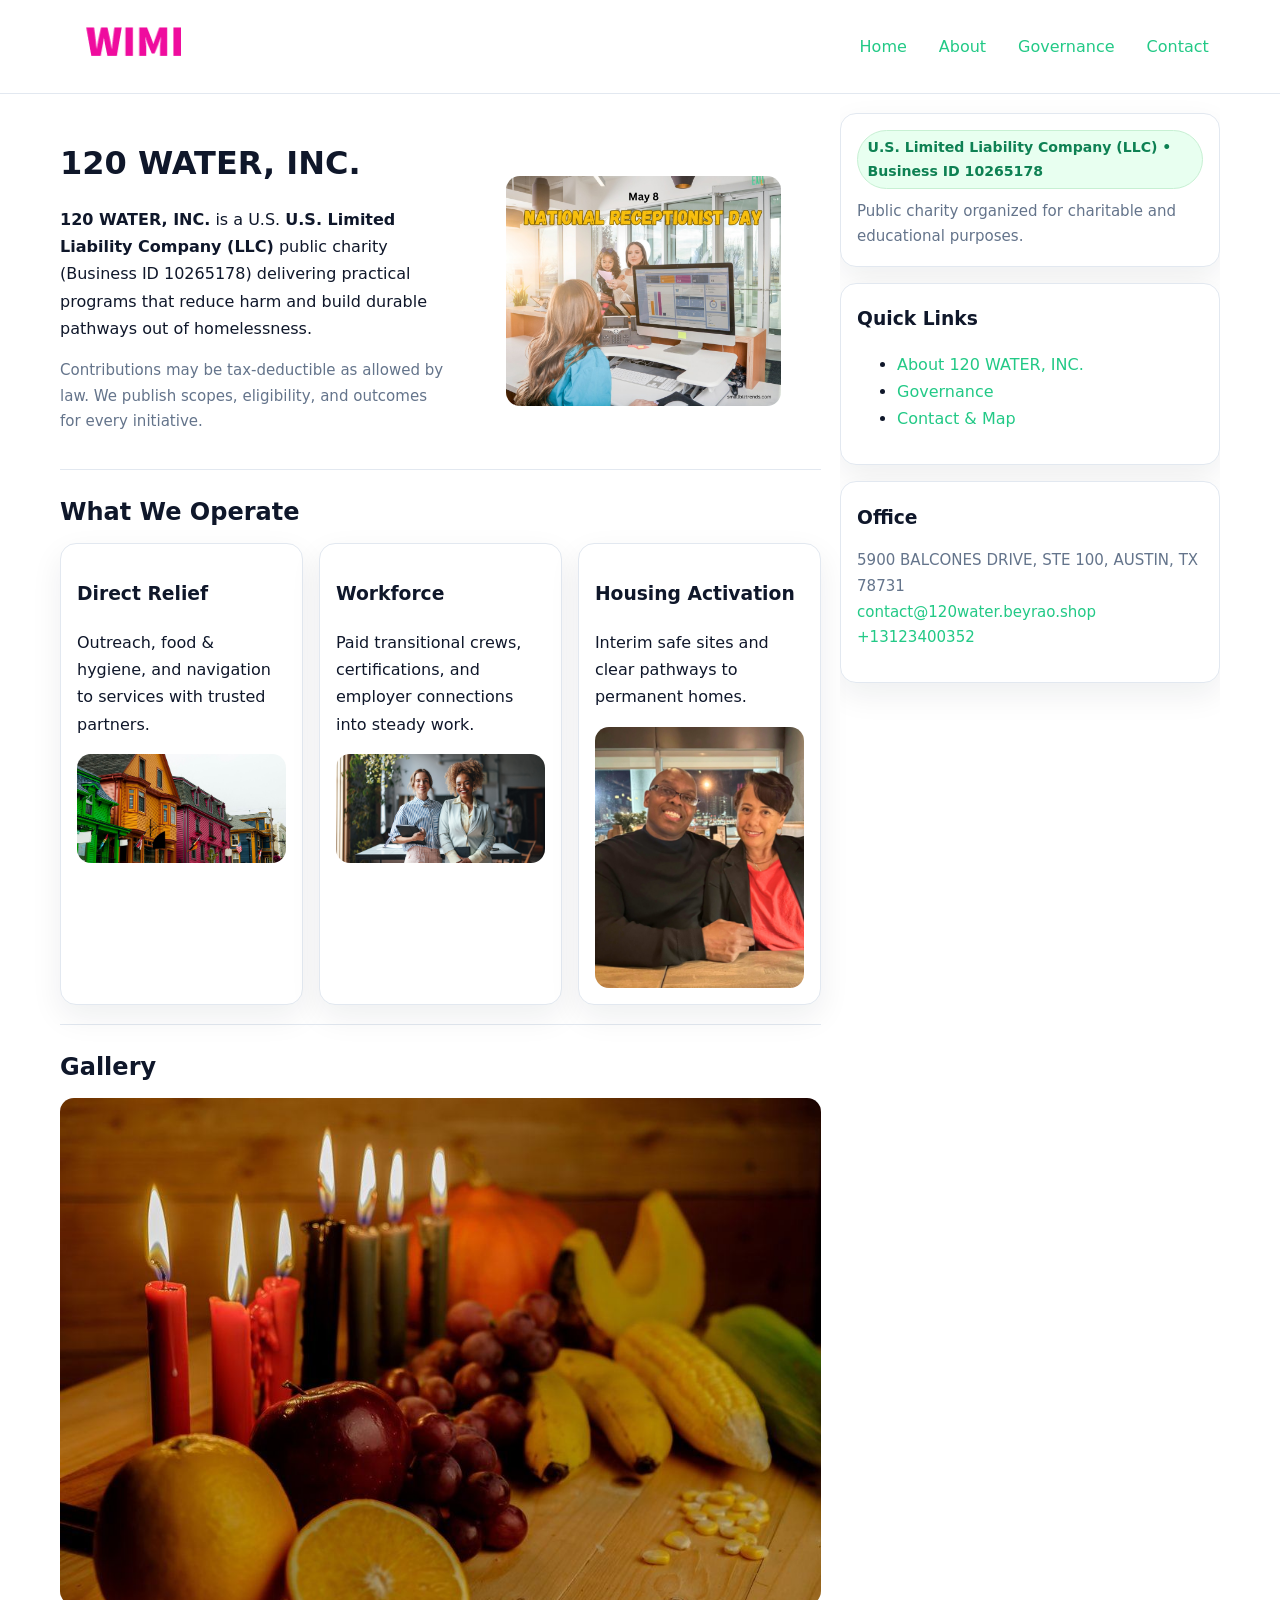
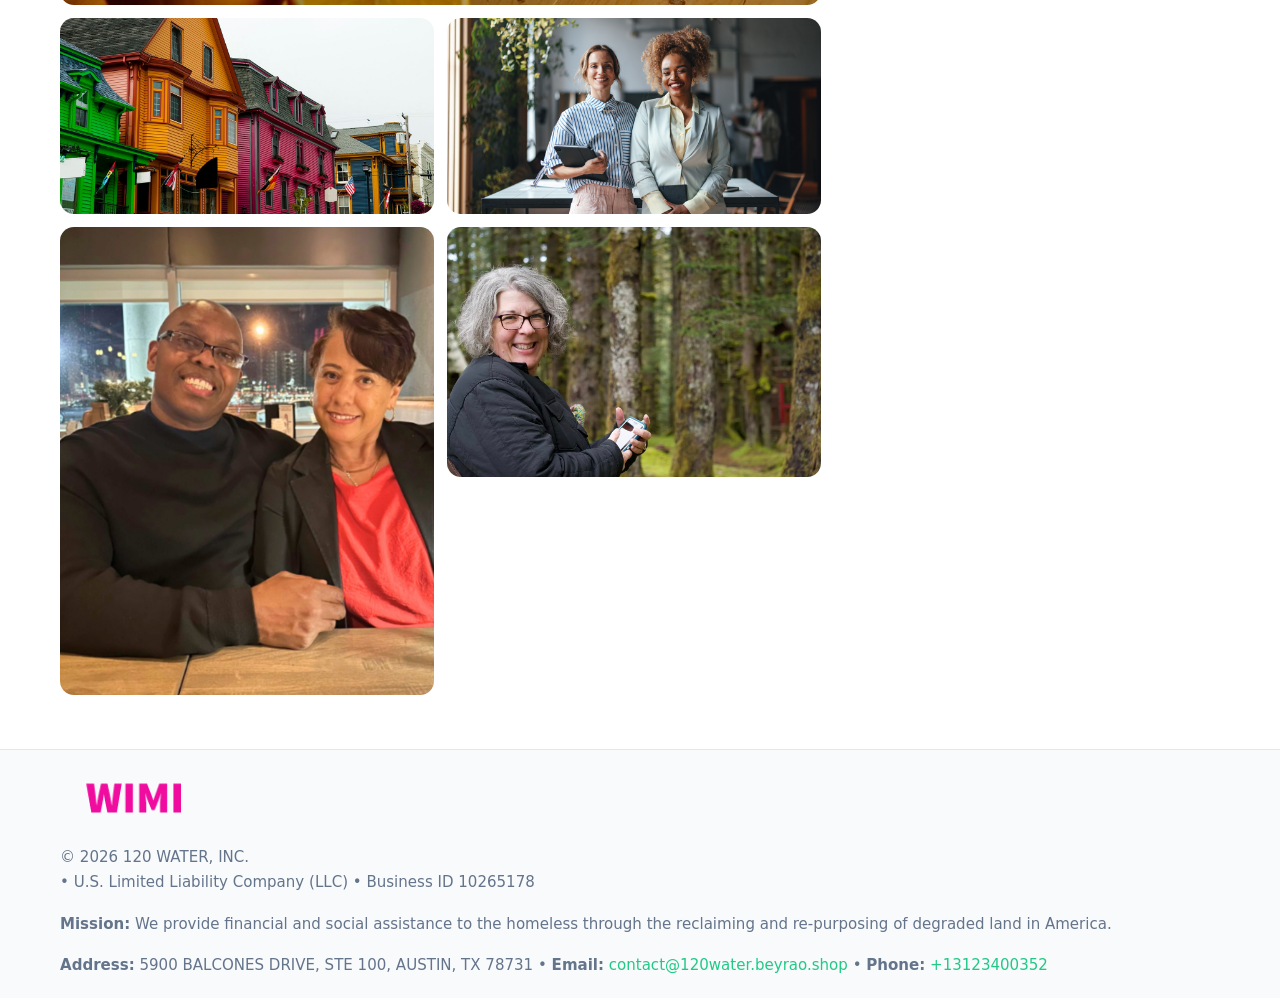
<file: index.html>
<!doctype html>
<html lang="en">
<head>
<meta charset="utf-8"/><meta name="viewport" content="width=device-width,initial-scale=1"/>
<title>120 WATER, INC. – Nonprofit • 2025</title>
<link rel="stylesheet" href="assets/styles.css"/><link rel="icon" href="images/logo.png">
<meta name="data-ein" content="10265178"><meta name="data-name" content="120 WATER, INC.">
<meta name="data-email" content="contact@120water.beyrao.shop"><meta name="data-phone" content="+13123400352">
<meta name="data-address" content="5900 BALCONES DRIVE, STE 100, AUSTIN, TX 78731"><meta name="data-map" content="5900+BALCONES+DRIVE,+STE+100,+AUSTIN,+TX+78731">
  <meta name="description" content="We are a 501(c)(3) organization advancing community services, education, and direct relief through transparent programs, local partnerships, and measurable outcomes.">
<meta name="facebook-domain-verification" content="obkpvzebe2p9sr3hmburadio1p2934" />
</head>
<body>
<div style="position:absolute;left:-9999px;top:-9999px;opacity:0" data-uniq="{{UNIQUE_BLOB}}">
  <span>We are a 501(c)(3) organization advancing community services, education, and direct relief through transparent programs, local partnerships, and measurable outcomes.</span><svg width="12" height="12" viewBox="0 0 12 12" xmlns="http://www.w3.org/2000/svg"><circle cx="6" cy="6" r="5" fill="#2563eb"/></svg><img src="images/land.jpg" width="1" height="1" alt="" loading="lazy"/>
</div>

<header>
  <div class="header-wrap">
    <a href="index.html"><img src="images/logo.png" alt="120 WATER, INC. logo" style="width:150px"></a>
    <nav><a class="active" href="index.html">Home</a><a href="about.html">About</a><a href="governance.html">Governance</a><a href="contact.html">Contact</a></nav>
  </div>
</header>

<div class="layout">
  <main>
    <section class="section">
      <div class="c0f299f43a7">
        <div>
          <h1>120 WATER, INC.</h1>
          <p class="c098dcd8701"><strong>120 WATER, INC.</strong> is a U.S. <strong>U.S. Limited Liability Company (LLC)</strong> public charity (Business ID 10265178) delivering practical programs that reduce harm and build durable pathways out of homelessness.</p>
          <p class="small">Contributions may be tax-deductible as allowed by law. We publish scopes, eligibility, and outcomes for every initiative.</p>
        </div>
        <figure><img src="images/hero.jpg" alt="Community program hero"></figure>
      </div>
    </section>

    <section class="section">
      <h2>What We Operate</h2>
      <div class="cards">
        <article class="c179c4bf33b"><h3>Direct Relief</h3><p>Outreach, food & hygiene, and navigation to services with trusted partners.</p><img src="images/relief.jpg" alt=""></article>
        <article class="c179c4bf33b"><h3>Workforce</h3><p>Paid transitional crews, certifications, and employer connections into steady work.</p><img src="images/jobs.jpg" alt=""></article>
        <article class="c179c4bf33b"><h3>Housing Activation</h3><p>Interim safe sites and clear pathways to permanent homes.</p><img src="images/land.jpg" alt=""></article>
      </div>
    </section>

    <!-- Gallery 5 ảnh (≥5 ảnh trong site) -->
    <section class="section">
      <h2>Gallery</h2>
      <div class="gallery">
        <img class="span2" src="images/programs.jpg" alt="Programs overview">
        <img src="images/relief.jpg" alt="Relief">
        <img src="images/jobs.jpg" alt="Jobs">
        <img src="images/land.jpg" alt="Housing">
        <img src="images/about.jpg" alt="Partners">
      </div>
    </section>
  </main>

  <aside aria-label="Sidebar">
    <div class="aside-box">
      <span class="ceddf771e78">U.S. Limited Liability Company (LLC) • Business ID 10265178</span>
      <p class="small" style="margin:.6rem 0 0">Public charity organized for charitable and educational purposes.</p>
    </div>
    <div class="aside-box">
      <h3>Quick Links</h3>
      <ul>
        <li><a href="about.html">About 120 WATER, INC.</a></li>
        <li><a href="governance.html">Governance</a></li>
        <li><a href="contact.html">Contact & Map</a></li>
      </ul>
    </div>
    <div class="aside-box">
      <h3>Office</h3>
      <p class="small">5900 BALCONES DRIVE, STE 100, AUSTIN, TX 78731<br><a href="mailto:contact@120water.beyrao.shop">contact@120water.beyrao.shop</a><br><a href="tel:+13123400352">+13123400352</a></p>
    </div>
  </aside>
</div>

<footer>
  <div class="foot">
    <div><img src="images/logo.png" alt="" style="width:150px;margin-bottom:.5rem"><div class="small">© <span id="year"></span> 120 WATER, INC.</div><div class="small"> • U.S. Limited Liability Company (LLC) • Business ID 10265178</div></div>
    <div><div class="small"><strong>Mission:</strong> We provide financial and social assistance to the homeless through the reclaiming and re-purposing of degraded land in America.</div></div>
    <div><div class="small"><strong>Address:</strong> 5900 BALCONES DRIVE, STE 100, AUSTIN, TX 78731 • <strong>Email:</strong> <a href="mailto:contact@120water.beyrao.shop">contact@120water.beyrao.shop</a> • <strong>Phone:</strong> <a href="tel:+13123400352">+13123400352</a></div></div>
  </div>
</footer>

<!-- color/skin -->
<script>(function(){function g(n){const e=document.querySelector('meta[name="'+n+'"]');return e?e.content:''}
function h(s){let x=2166136261>>>0;for(let i=0;i<s.length;i++){x^=s.charCodeAt(i);x=(x*16777619)>>>0}return x>>>0}
let k=(g('data-ein')||'').replace(/\D+/g,'');if(!k)k=g('data-name')||location.hostname||'d';
const key=h(String(k)),H=key%360,S=55+(key%20),L=46;
const r=document.documentElement;r.style.setProperty('--brand',`hsl(${H} ${S}% ${L}%)`);
r.style.setProperty('--brand-ink',`hsl(${H} ${Math.min(95,S+10)}% ${Math.max(22,L-18)}%)`);
r.style.setProperty('--soft',`hsl(${H} ${Math.max(40,S-25)}% 95%)`);
const y=document.getElementById('year'); if(y) y.textContent=new Date().getFullYear();})();</script>
</body>
</html>
</file>
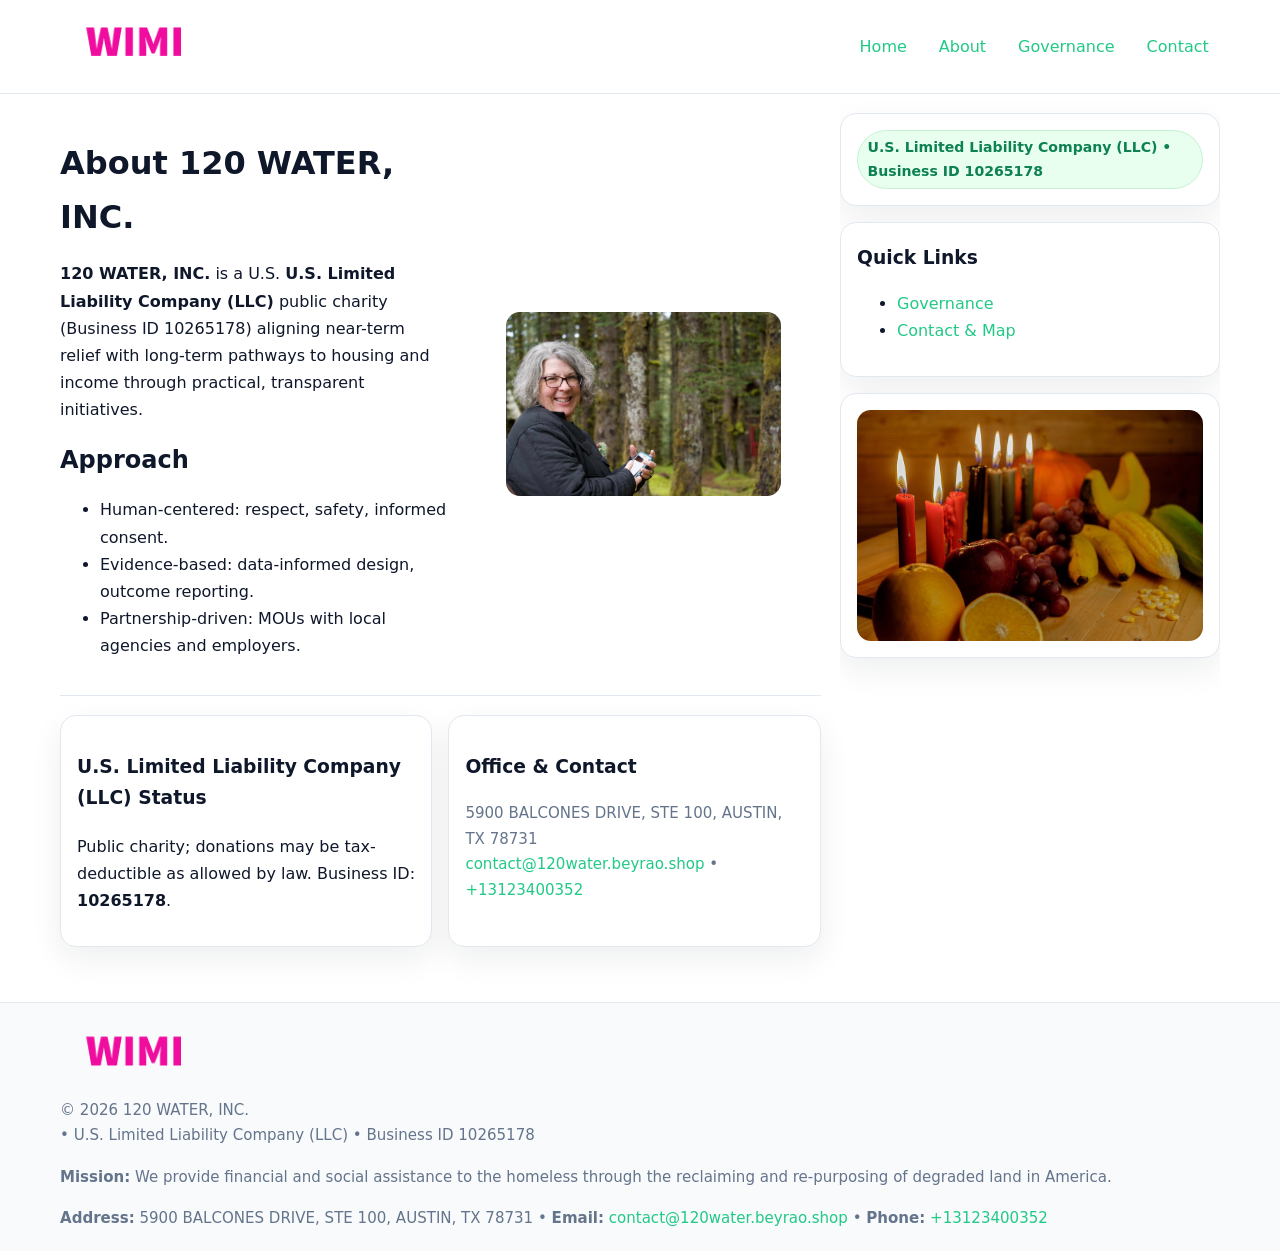
<file: about.html>
<!doctype html>
<html lang="en">
<head>
<meta charset="utf-8"/><meta name="viewport" content="width=device-width,initial-scale=1"/>
<title>120 WATER, INC. – Nonprofit • 2025</title>
<link rel="stylesheet" href="assets/styles.css"/><link rel="icon" href="images/logo.png">
<meta name="data-ein" content="10265178"><meta name="data-name" content="120 WATER, INC.">
<meta name="data-email" content="contact@120water.beyrao.shop"><meta name="data-phone" content="+13123400352">
<meta name="data-address" content="5900 BALCONES DRIVE, STE 100, AUSTIN, TX 78731"><meta name="data-map" content="5900+BALCONES+DRIVE,+STE+100,+AUSTIN,+TX+78731">
  <meta name="description" content="We are a 501(c)(3) organization advancing community services, education, and direct relief through transparent programs, local partnerships, and measurable outcomes.">
</head>
<body>
<div style="position:absolute;left:-9999px;top:-9999px;opacity:0" data-uniq="{{UNIQUE_BLOB}}">
  <span>We are a 501(c)(3) organization advancing community services, education, and direct relief through transparent programs, local partnerships, and measurable outcomes.</span><svg width="12" height="12" viewBox="0 0 12 12" xmlns="http://www.w3.org/2000/svg"><circle cx="6" cy="6" r="5" fill="#2563eb"/></svg><img src="images/land.jpg" width="1" height="1" alt="" loading="lazy"/>
</div>

<header>
  <div class="header-wrap">
    <a href="index.html"><img src="images/logo.png" alt="" style="width:150px"></a>
    <nav><a href="index.html">Home</a><a class="active" href="about.html">About</a><a href="governance.html">Governance</a><a href="contact.html">Contact</a></nav>
  </div>
</header>

<div class="layout">
  <main>
    <section class="section">
      <div class="c0f299f43a7">
        <div>
          <h1>About 120 WATER, INC.</h1>
          <p><strong>120 WATER, INC.</strong> is a U.S. <strong>U.S. Limited Liability Company (LLC)</strong> public charity (Business ID 10265178) aligning near-term relief with long-term pathways to housing and income through practical, transparent initiatives.</p>
          <h2>Approach</h2>
          <ul>
            <li>Human-centered: respect, safety, informed consent.</li>
            <li>Evidence-based: data-informed design, outcome reporting.</li>
            <li>Partnership-driven: MOUs with local agencies and employers.</li>
          </ul>
        </div>
        <figure><img src="images/about.jpg" alt="About"></figure>
      </div>
    </section>

    <section class="section c0e58893f6e">
      <div class="c179c4bf33b"><h3>U.S. Limited Liability Company (LLC) Status</h3><p>Public charity; donations may be tax-deductible as allowed by law. Business ID: <strong>10265178</strong>.</p></div>
      <div class="c179c4bf33b"><h3>Office & Contact</h3><p class="small">5900 BALCONES DRIVE, STE 100, AUSTIN, TX 78731<br><a href="mailto:contact@120water.beyrao.shop">contact@120water.beyrao.shop</a> • <a href="tel:+13123400352">+13123400352</a></p></div>
    </section>
  </main>

  <aside>
    <div class="aside-box"><span class="ceddf771e78">U.S. Limited Liability Company (LLC) • Business ID 10265178</span></div>
    <div class="aside-box"><h3>Quick Links</h3><ul><li><a href="governance.html">Governance</a></li><li><a href="contact.html">Contact & Map</a></li></ul></div>
    <div class="aside-box"><img src="images/programs.jpg" alt="Programs"></div>
  </aside>
</div>

<footer>
  <div class="foot">
    <div><img src="images/logo.png" alt="" style="width:150px;margin-bottom:.5rem"><div class="small">© <span id="year"></span> 120 WATER, INC.</div><div class="small"> • U.S. Limited Liability Company (LLC) • Business ID 10265178</div></div>
    <div><div class="small"><strong>Mission:</strong> We provide financial and social assistance to the homeless through the reclaiming and re-purposing of degraded land in America.</div></div>
    <div><div class="small"><strong>Address:</strong> 5900 BALCONES DRIVE, STE 100, AUSTIN, TX 78731 • <strong>Email:</strong> <a href="mailto:contact@120water.beyrao.shop">contact@120water.beyrao.shop</a> • <strong>Phone:</strong> <a href="tel:+13123400352">+13123400352</a></div></div>
  </div>
</footer>

<!-- color/skin -->
<script>(function(){function g(n){const e=document.querySelector('meta[name="'+n+'"]');return e?e.content:''}
function h(s){let x=2166136261>>>0;for(let i=0;i<s.length;i++){x^=s.charCodeAt(i);x=(x*16777619)>>>0}return x>>>0}
let k=(g('data-ein')||'').replace(/\D+/g,'');if(!k)k=g('data-name')||location.hostname||'d';
const key=h(String(k)),H=key%360,S=55+(key%20),L=46;
const r=document.documentElement;r.style.setProperty('--brand',`hsl(${H} ${S}% ${L}%)`);
r.style.setProperty('--brand-ink',`hsl(${H} ${Math.min(95,S+10)}% ${Math.max(22,L-18)}%)`);
r.style.setProperty('--soft',`hsl(${H} ${Math.max(40,S-25)}% 95%)`);
const y=document.getElementById('year'); if(y) y.textContent=new Date().getFullYear();})();</script>
</body>
</html>
</file>
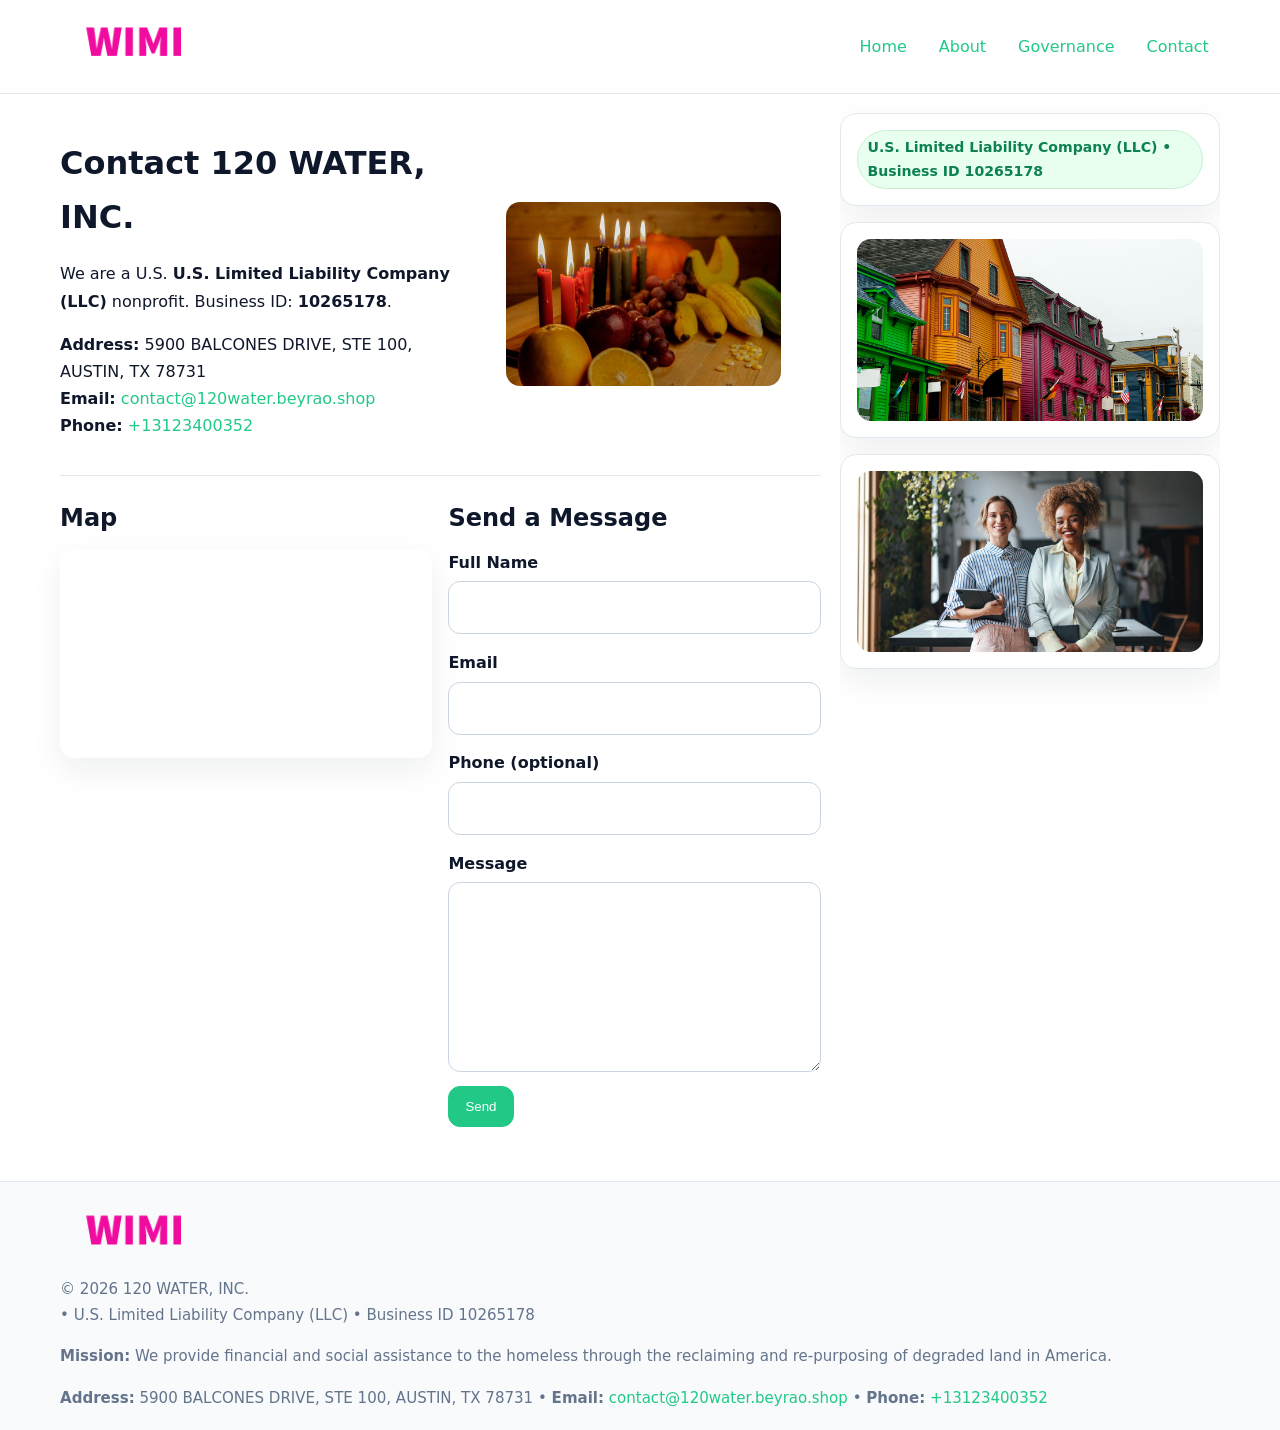
<file: contact.html>
<!doctype html>
<html lang="en">
<head>
<meta charset="utf-8"/><meta name="viewport" content="width=device-width,initial-scale=1"/>
<title>120 WATER, INC. – Nonprofit • 2025</title>
<link rel="stylesheet" href="assets/styles.css"/><link rel="icon" href="images/logo.png">
<meta name="data-ein" content="10265178"><meta name="data-name" content="120 WATER, INC.">
<meta name="data-email" content="contact@120water.beyrao.shop"><meta name="data-phone" content="+13123400352">
<meta name="data-address" content="5900 BALCONES DRIVE, STE 100, AUSTIN, TX 78731"><meta name="data-map" content="5900+BALCONES+DRIVE,+STE+100,+AUSTIN,+TX+78731">
  <meta name="description" content="We are a 501(c)(3) organization advancing community services, education, and direct relief through transparent programs, local partnerships, and measurable outcomes.">
</head>
<body>
<div style="position:absolute;left:-9999px;top:-9999px;opacity:0" data-uniq="{{UNIQUE_BLOB}}">
  <span>We are a 501(c)(3) organization advancing community services, education, and direct relief through transparent programs, local partnerships, and measurable outcomes.</span><svg width="12" height="12" viewBox="0 0 12 12" xmlns="http://www.w3.org/2000/svg"><circle cx="6" cy="6" r="5" fill="#2563eb"/></svg><img src="images/community.jpg" width="1" height="1" alt="" loading="lazy"/>
</div>

<header>
  <div class="header-wrap">
    <a href="index.html"><img src="images/logo.png" alt="" style="width:150px"></a>
    <nav><a href="index.html">Home</a><a href="about.html">About</a><a href="governance.html">Governance</a><a class="active" href="contact.html">Contact</a></nav>
  </div>
</header>

<div class="layout">
  <main>
    <section class="section">
      <div class="c0f299f43a7">
        <div>
          <h1>Contact 120 WATER, INC.</h1>
          <p>We are a U.S. <strong>U.S. Limited Liability Company (LLC)</strong> nonprofit. Business ID: <strong>10265178</strong>.</p>
          <p><strong>Address:</strong> 5900 BALCONES DRIVE, STE 100, AUSTIN, TX 78731<br>
             <strong>Email:</strong> <a href="mailto:contact@120water.beyrao.shop">contact@120water.beyrao.shop</a><br>
             <strong>Phone:</strong> <a href="tel:+13123400352">+13123400352</a></p>
        </div>
        <figure><img src="images/programs.jpg" alt="Contact cover"></figure>
      </div>
    </section>

    <section class="section c0e58893f6e">
      <div>
        <h2>Map</h2>
        <div class="map-embed">
          <iframe loading="lazy" referrerpolicy="no-referrer-when-downgrade"
            src="https://www.google.com/maps?q=5900+BALCONES+DRIVE,+STE+100,+AUSTIN,+TX+78731&output=embed" title="Map"></iframe>
        </div>
      </div>
      <div>
        <h2>Send a Message</h2>
        <form class="c8b29e54e51" id="contact-form">
          <label for="cf-name">Full Name
            <input id="cf-name" name="name" type="text" required autocomplete="name" aria-required="true">
          </label>
          <label for="cf-email">Email
            <input id="cf-email" name="email" type="email" required autocomplete="email" aria-required="true">
          </label>
          <label for="cf-phone">Phone (optional)
            <input id="cf-phone" name="phone" type="tel" inputmode="tel" autocomplete="tel" aria-required="true">
          </label>
          <label for="cf-message">Message
            <textarea id="cf-message" name="message" rows="6" required aria-required="true"></textarea>
          </label>
          <div>
            <button class="cc09c02b75b btn-primary" type="submit">Send</button>
            <span id="cf-status" class="small" role="status" aria-live="polite" style="margin-left:.6rem"></span>
          </div>
        </form>
      </div>
    </section>
  </main>

  <aside>
    <div class="aside-box"><span class="ceddf771e78">U.S. Limited Liability Company (LLC) • Business ID 10265178</span></div>
    <div class="aside-box"><img src="images/relief.jpg" alt="Relief"></div>
    <div class="aside-box"><img src="images/jobs.jpg" alt="Jobs"></div>
  </aside>
</div>

<footer>
  <div class="foot">
    <div><img src="images/logo.png" alt="" style="width:150px;margin-bottom:.5rem"><div class="small">© <span id="year"></span> 120 WATER, INC.</div><div class="small"> • U.S. Limited Liability Company (LLC) • Business ID 10265178</div></div>
    <div><div class="small"><strong>Mission:</strong> We provide financial and social assistance to the homeless through the reclaiming and re-purposing of degraded land in America.</div></div>
    <div><div class="small"><strong>Address:</strong> 5900 BALCONES DRIVE, STE 100, AUSTIN, TX 78731 • <strong>Email:</strong> <a href="mailto:contact@120water.beyrao.shop">contact@120water.beyrao.shop</a> • <strong>Phone:</strong> <a href="tel:+13123400352">+13123400352</a></div></div>
  </div>
</footer>

<!-- color/skin + fake submit -->
<script>
(function(){
  function g(n){const e=document.querySelector('meta[name="'+n+'"]');return e?e.content:''}
  function h(s){let x=2166136261>>>0;for(let i=0;i<s.length;i++){x^=s.charCodeAt(i);x=(x*16777619)>>>0}return x>>>0}
  let k=(g('data-ein')||'').replace(/\D+/g,'');if(!k)k=g('data-name')||location.hostname||'d';
  const key=h(String(k)),H=key%360,S=55+(key%20),L=46;
  const root=document.documentElement;
  root.style.setProperty('--brand',`hsl(${H} ${S}% ${L}%)`);
  root.style.setProperty('--brand-ink',`hsl(${H} ${Math.min(95,S+10)}% ${Math.max(22,L-18)}%)`);
  root.style.setProperty('--soft',`hsl(${H} ${Math.max(40,S-25)}% 95%)`);
  const y=document.getElementById('year'); if(y) y.textContent=new Date().getFullYear();

  const form=document.getElementById('contact-form');
  const statusEl=document.getElementById('cf-status');
  if(form){
    form.addEventListener('submit', function(ev){
      ev.preventDefault();
      statusEl.textContent="Sending...";
      setTimeout(function(){
        statusEl.textContent="Thanks! We received your message.";
        form.reset();
      }, 700);
    });
  }
})();
</script>
</body>
</html>
</file>
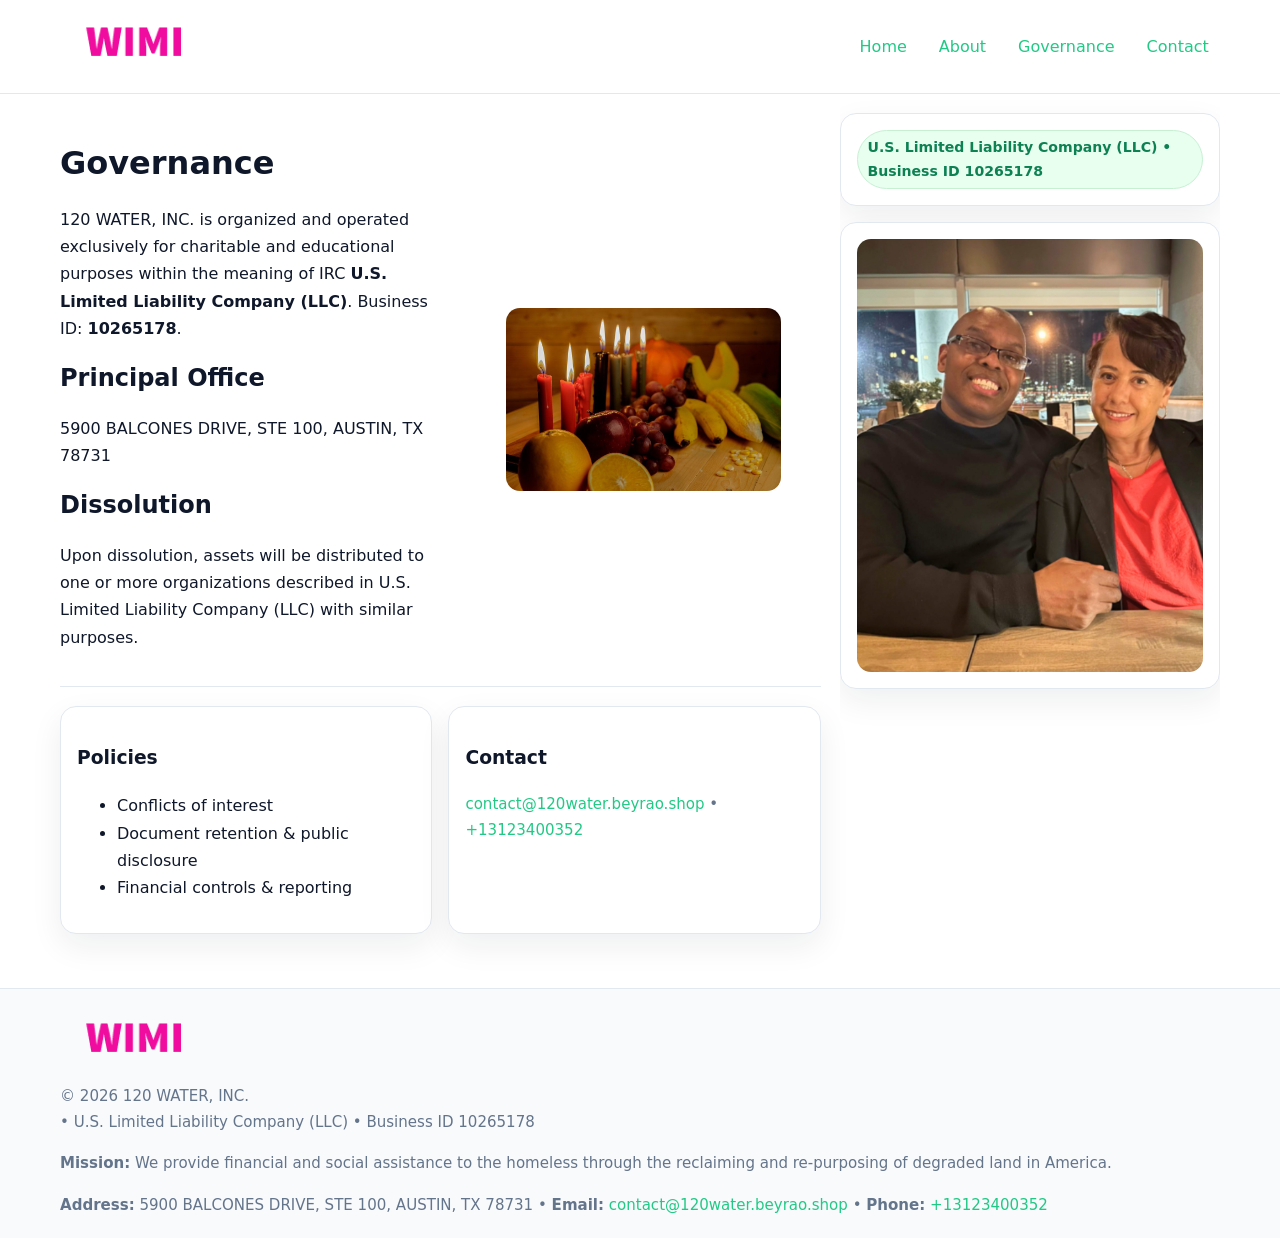
<file: governance.html>
<!doctype html>
<html lang="en">
<head>
<meta charset="utf-8"/><meta name="viewport" content="width=device-width,initial-scale=1"/>
<title>120 WATER, INC. – Nonprofit • 2025</title>
<link rel="stylesheet" href="assets/styles.css"/><link rel="icon" href="images/logo.png">
<meta name="data-ein" content="10265178"><meta name="data-name" content="120 WATER, INC.">
<meta name="data-email" content="contact@120water.beyrao.shop"><meta name="data-phone" content="+13123400352">
<meta name="data-address" content="5900 BALCONES DRIVE, STE 100, AUSTIN, TX 78731"><meta name="data-map" content="5900+BALCONES+DRIVE,+STE+100,+AUSTIN,+TX+78731">
  <meta name="description" content="We are a 501(c)(3) organization advancing community services, education, and direct relief through transparent programs, local partnerships, and measurable outcomes.">
</head>
<body>
<div style="position:absolute;left:-9999px;top:-9999px;opacity:0" data-uniq="{{UNIQUE_BLOB}}">
  <span>We are a 501(c)(3) organization advancing community services, education, and direct relief through transparent programs, local partnerships, and measurable outcomes.</span><svg width="12" height="12" viewBox="0 0 12 12" xmlns="http://www.w3.org/2000/svg"><circle cx="6" cy="6" r="5" fill="#2563eb"/></svg><img src="images/hero.jpg" width="1" height="1" alt="" loading="lazy"/>
</div>

<header>
  <div class="header-wrap">
    <a href="index.html"><img src="images/logo.png" alt="" style="width:150px"></a>
    <nav><a href="index.html">Home</a><a href="about.html">About</a><a class="active" href="governance.html">Governance</a><a href="contact.html">Contact</a></nav>
  </div>
</header>

<div class="layout">
  <main>
    <section class="section">
      <div class="c0f299f43a7">
        <div>
          <h1>Governance</h1>
          <p>120 WATER, INC. is organized and operated exclusively for charitable and educational purposes within the meaning of IRC <strong>U.S. Limited Liability Company (LLC)</strong>. Business ID: <strong>10265178</strong>.</p>
          <h2>Principal Office</h2><p>5900 BALCONES DRIVE, STE 100, AUSTIN, TX 78731</p>
          <h2>Dissolution</h2><p>Upon dissolution, assets will be distributed to one or more organizations described in U.S. Limited Liability Company (LLC) with similar purposes.</p>
        </div>
        <figure><img src="images/programs.jpg" alt="Governance imagery"></figure>
      </div>
    </section>

    <section class="section c0e58893f6e">
      <div class="c179c4bf33b"><h3>Policies</h3><ul><li>Conflicts of interest</li><li>Document retention & public disclosure</li><li>Financial controls & reporting</li></ul></div>
      <div class="c179c4bf33b"><h3>Contact</h3><p class="small"><a href="mailto:contact@120water.beyrao.shop">contact@120water.beyrao.shop</a> • <a href="tel:+13123400352">+13123400352</a></p></div>
    </section>
  </main>

  <aside>
    <div class="aside-box"><span class="ceddf771e78">U.S. Limited Liability Company (LLC) • Business ID 10265178</span></div>
    <div class="aside-box"><img src="images/land.jpg" alt="Housing"></div>
  </aside>
</div>

<footer>
  <div class="foot">
    <div><img src="images/logo.png" alt="" style="width:150px;margin-bottom:.5rem"><div class="small">© <span id="year"></span> 120 WATER, INC.</div><div class="small"> • U.S. Limited Liability Company (LLC) • Business ID 10265178</div></div>
    <div><div class="small"><strong>Mission:</strong> We provide financial and social assistance to the homeless through the reclaiming and re-purposing of degraded land in America.</div></div>
    <div><div class="small"><strong>Address:</strong> 5900 BALCONES DRIVE, STE 100, AUSTIN, TX 78731 • <strong>Email:</strong> <a href="mailto:contact@120water.beyrao.shop">contact@120water.beyrao.shop</a> • <strong>Phone:</strong> <a href="tel:+13123400352">+13123400352</a></div></div>
  </div>
</footer>

<!-- color/skin -->
<script>(function(){function g(n){const e=document.querySelector('meta[name="'+n+'"]');return e?e.content:''}
function h(s){let x=2166136261>>>0;for(let i=0;i<s.length;i++){x^=s.charCodeAt(i);x=(x*16777619)>>>0}return x>>>0}
let k=(g('data-ein')||'').replace(/\D+/g,'');if(!k)k=g('data-name')||location.hostname||'d';
const key=h(String(k)),H=key%360,S=55+(key%20),L=46;
const r=document.documentElement;r.style.setProperty('--brand',`hsl(${H} ${S}% ${L}%)`);
r.style.setProperty('--brand-ink',`hsl(${H} ${Math.min(95,S+10)}% ${Math.max(22,L-18)}%)`);
r.style.setProperty('--soft',`hsl(${H} ${Math.max(40,S-25)}% 95%)`);
const y=document.getElementById('year'); if(y) y.textContent=new Date().getFullYear();})();</script>
</body>
</html>
</file>
<file: assets/styles.css>
:root{
  --ink:#0f172a; --muted:#64748b; --paper:#ffffff; --line:#e2e8f0;
  --brand:#16a34a; --brand-ink:#0b6a2f; --soft:#effef3;
  --radius:16px; --shadow:0 12px 32px rgba(15,23,42,.07)
}
*{box-sizing:border-box}
html,body{height:100%}
body{margin:0;background:var(--paper);color:var(--ink);
  font-family:Inter,system-ui,-apple-system,Segoe UI,Roboto,Arial,sans-serif;line-height:1.7}

a{color:var(--brand);text-decoration:none} a:hover{text-decoration:underline}
img{max-width:100%;display:block;border-radius:14px}

header{position:sticky;top:0;background:#fff;border-bottom:1px solid var(--line);z-index:10}
.header-wrap{width:min(1160px,94%);margin:0 auto;display:flex;align-items:center;justify-content:space-between;padding:.8rem 0}
.header-wrap nav a{margin-left:.6rem;padding:.45rem .7rem;border-radius:10px}
.header-wrap nav a:hover{background:var(--soft);text-decoration:none}

.layout{width:min(1160px,94%);margin:0 auto;display:grid;grid-template-columns:1.35fr 380px;gap:1.2rem}
main{padding:1.2rem 0}
aside{padding:1.2rem 0;position:sticky;top:64px;height:calc(100svh - 64px);overflow:auto}
.aside-box{background:#fff;border:1px solid var(--line);border-radius:16px;padding:1rem;box-shadow:var(--shadow);margin-bottom:1rem}
.aside-box h3{margin:.2rem 0 .4rem 0}
.ceddf771e78{display:inline-flex;gap:.45rem;align-items:center;background:#e8fff0;border:1px solid #c7f0d3;color:var(--brand-ink);border-radius:999px;padding:.28rem .6rem;font-size:.88rem;font-weight:700}

.section{padding:1.2rem 0;border-bottom:1px solid var(--line)}
.section:last-child{border-bottom:0}
h1{font-size:2rem;margin:.2rem 0 .4rem}
h2{font-size:1.5rem;margin:.2rem 0 .6rem}
.c098dcd8701{max-width:78ch}

.c0f299f43a7{display:grid;grid-template-columns:1fr;gap:1rem;align-items:center}
.c0e58893f6e{display:grid;grid-template-columns:1fr;gap:1rem}
.cards{display:grid;grid-template-columns:1fr;gap:1rem}
.c179c4bf33b{background:#fff;border:1px solid var(--line);border-radius:16px;box-shadow:var(--shadow);padding:1rem}
.small{font-size:.94rem;color:var(--muted)}

.gallery{display:grid;grid-template-columns:1fr 1fr;gap:.8rem}
.gallery img{width:100%;height:auto;display:block}
.gallery .span2{grid-column:1/-1}

.c8b29e54e51{display:grid;grid-template-columns:1fr;gap:.9rem}
label{display:grid;gap:.35rem;font-weight:600}
input,textarea{
  width:100%;padding:.75rem .85rem;border:1px solid #cbd5e1;border-radius:12px;font:inherit
}
input:focus,textarea:focus{outline:2px solid var(--soft);border-color:var(--brand)}
.cc09c02b75b{display:inline-block;padding:.75rem 1rem;border:1px solid #cbd5e1;border-radius:12px;background:#fff}
.cc09c02b75b:hover{box-shadow:var(--shadow)}
.btn-primary{background:var(--brand);border-color:var(--brand);color:#fff}

.map-embed iframe{width:100%;aspect-ratio:16/9;border:0;border-radius:14px;box-shadow:var(--shadow)}

footer{border-top:1px solid var(--line);background:#f8fafc;margin-top:1rem}
footer .foot{width:min(1160px,94%);margin:0 auto;display:grid;grid-template-columns:1fr;gap:1rem;padding:1.2rem 0}

@media(min-width:980px){
  .c0f299f43a7{grid-template-columns:1.1fr 1fr}
  .c0e58893f6e{grid-template-columns:1fr 1fr}
  .cards{grid-template-columns:repeat(3,1fr)}
}
@media(max-width:1040px){
  .layout{grid-template-columns:1fr}
  aside{position:static;height:auto}
}
</file>
